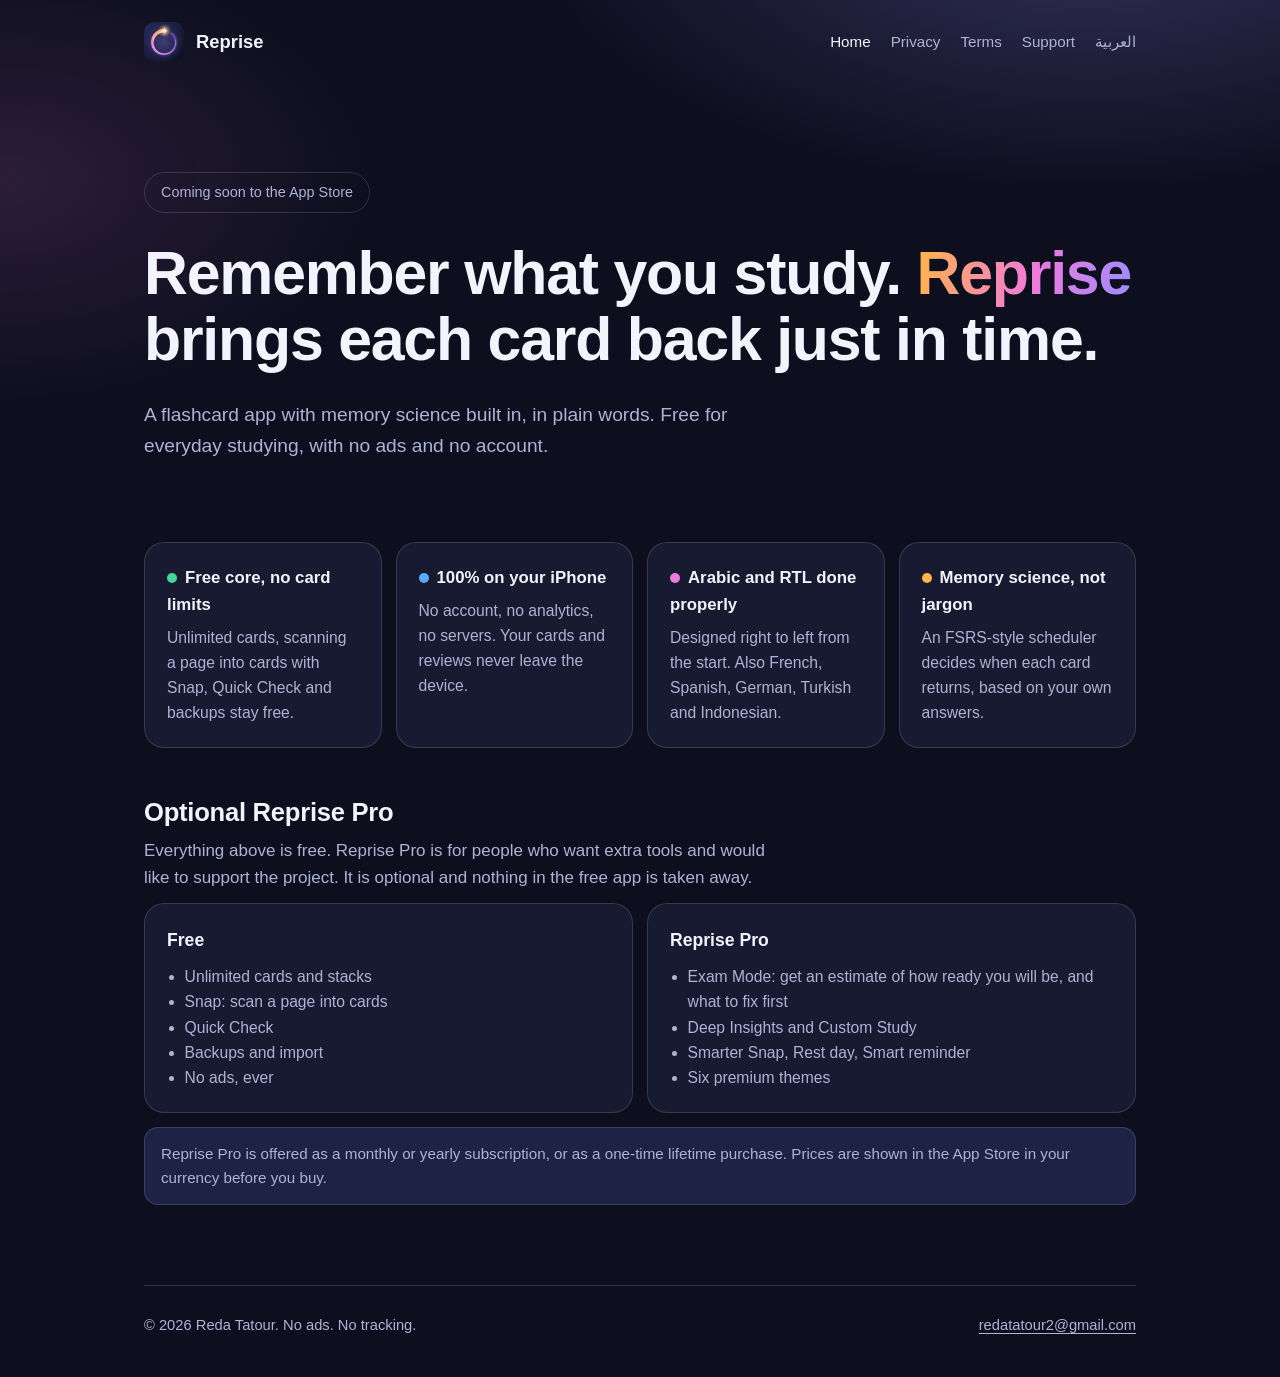
<file: index.html>
<!doctype html>
<html lang="en" dir="ltr">
<head>
<meta charset="utf-8">
<meta name="viewport" content="width=device-width, initial-scale=1">
<title>Reprise: Study that remembers for you.</title>
<meta name="description" content="Reprise is a free flashcard app that schedules each card at the moment you would forget it. No account, no ads, nothing leaves your iPhone.">
<meta name="color-scheme" content="dark">
<link rel="canonical" href="https://redatatour2-oss.github.io/reprise-app/index.html">
<link rel="alternate" hreflang="en" href="https://redatatour2-oss.github.io/reprise-app/index.html">
<link rel="alternate" hreflang="ar" href="https://redatatour2-oss.github.io/reprise-app/ar/index.html">
<link rel="alternate" hreflang="x-default" href="https://redatatour2-oss.github.io/reprise-app/index.html">
<meta property="og:type" content="website">
<meta property="og:site_name" content="Reprise">
<meta property="og:title" content="Reprise: Study that remembers for you.">
<meta property="og:description" content="Reprise is a free flashcard app that schedules each card at the moment you would forget it. No account, no ads, nothing leaves your iPhone.">
<meta property="og:url" content="https://redatatour2-oss.github.io/reprise-app/index.html">
<meta property="og:image" content="https://redatatour2-oss.github.io/reprise-app/icon.png">
<meta property="og:locale" content="en_US">
<meta name="twitter:card" content="summary">
<script type="application/ld+json">{"@context": "https://schema.org", "@type": "SoftwareApplication", "name": "Reprise", "description": "Reprise is a free flashcard app that schedules each card at the moment you would forget it. No account, no ads, nothing leaves your iPhone.", "operatingSystem": "iOS", "applicationCategory": "EducationalApplication", "offers": {"@type": "Offer", "price": "0", "priceCurrency": "USD"}, "author": {"@type": "Person", "name": "Reda Tatour"}, "url": "https://redatatour2-oss.github.io/reprise-app/"}</script>
<link rel="icon" href="icon.png">
<link rel="stylesheet" href="style.css">
</head>
<body>
<div class="wrap">
<header class="top">
<a class="brand" href="index.html"><img src="icon.png" alt="" width="40" height="40">Reprise</a>
<nav aria-label="Main"><a href="index.html" aria-current="page">Home</a><a href="privacy.html">Privacy</a><a href="terms.html">Terms</a><a href="support.html">Support</a><a href="ar/index.html" hreflang="ar">العربية</a></nav>
</header>
<main>
<div class="hero"><span class="pill">Coming soon to the App Store</span><h1>Remember what you study. <em>Reprise</em> brings each card back just in time.</h1><p class="lead">A flashcard app with memory science built in, in plain words. Free for everyday studying, with no ads and no account.</p></div>
<div class="grid"><div class="card"><h3><span class="dot" style="background:var(--jade)"></span>Free core, no card limits</h3><p>Unlimited cards, scanning a page into cards with Snap, Quick Check and backups stay free.</p></div><div class="card"><h3><span class="dot" style="background:var(--azure)"></span>100% on your iPhone</h3><p>No account, no analytics, no servers. Your cards and reviews never leave the device.</p></div><div class="card"><h3><span class="dot" style="background:var(--orchid)"></span>Arabic and RTL done properly</h3><p>Designed right to left from the start. Also French, Spanish, German, Turkish and Indonesian.</p></div><div class="card"><h3><span class="dot" style="background:var(--saffron)"></span>Memory science, not jargon</h3><p>An FSRS-style scheduler decides when each card returns, based on your own answers.</p></div></div>
<section><h2>Optional Reprise Pro</h2><p class="sub">Everything above is free. Reprise Pro is for people who want extra tools and would like to support the project. It is optional and nothing in the free app is taken away.</p><div class="tiers"><div class="card tier"><div class="name">Free</div><ul><li>Unlimited cards and stacks</li><li>Snap: scan a page into cards</li><li>Quick Check</li><li>Backups and import</li><li>No ads, ever</li></ul></div><div class="card tier"><div class="name">Reprise Pro</div><ul><li>Exam Mode: get an estimate of how ready you will be, and what to fix first</li><li>Deep Insights and Custom Study</li><li>Smarter Snap, Rest day, Smart reminder</li><li>Six premium themes</li></ul></div></div><p class="note" style="margin-top:14px">Reprise Pro is offered as a monthly or yearly subscription, or as a one-time lifetime purchase. Prices are shown in the App Store in your currency before you buy.</p></section>
</main>
<footer><span>© 2026 Reda Tatour. No ads. No tracking.</span><span><a href="mailto:redatatour2@gmail.com">redatatour2@gmail.com</a></span></footer>
</div>
</body>
</html>
</file>
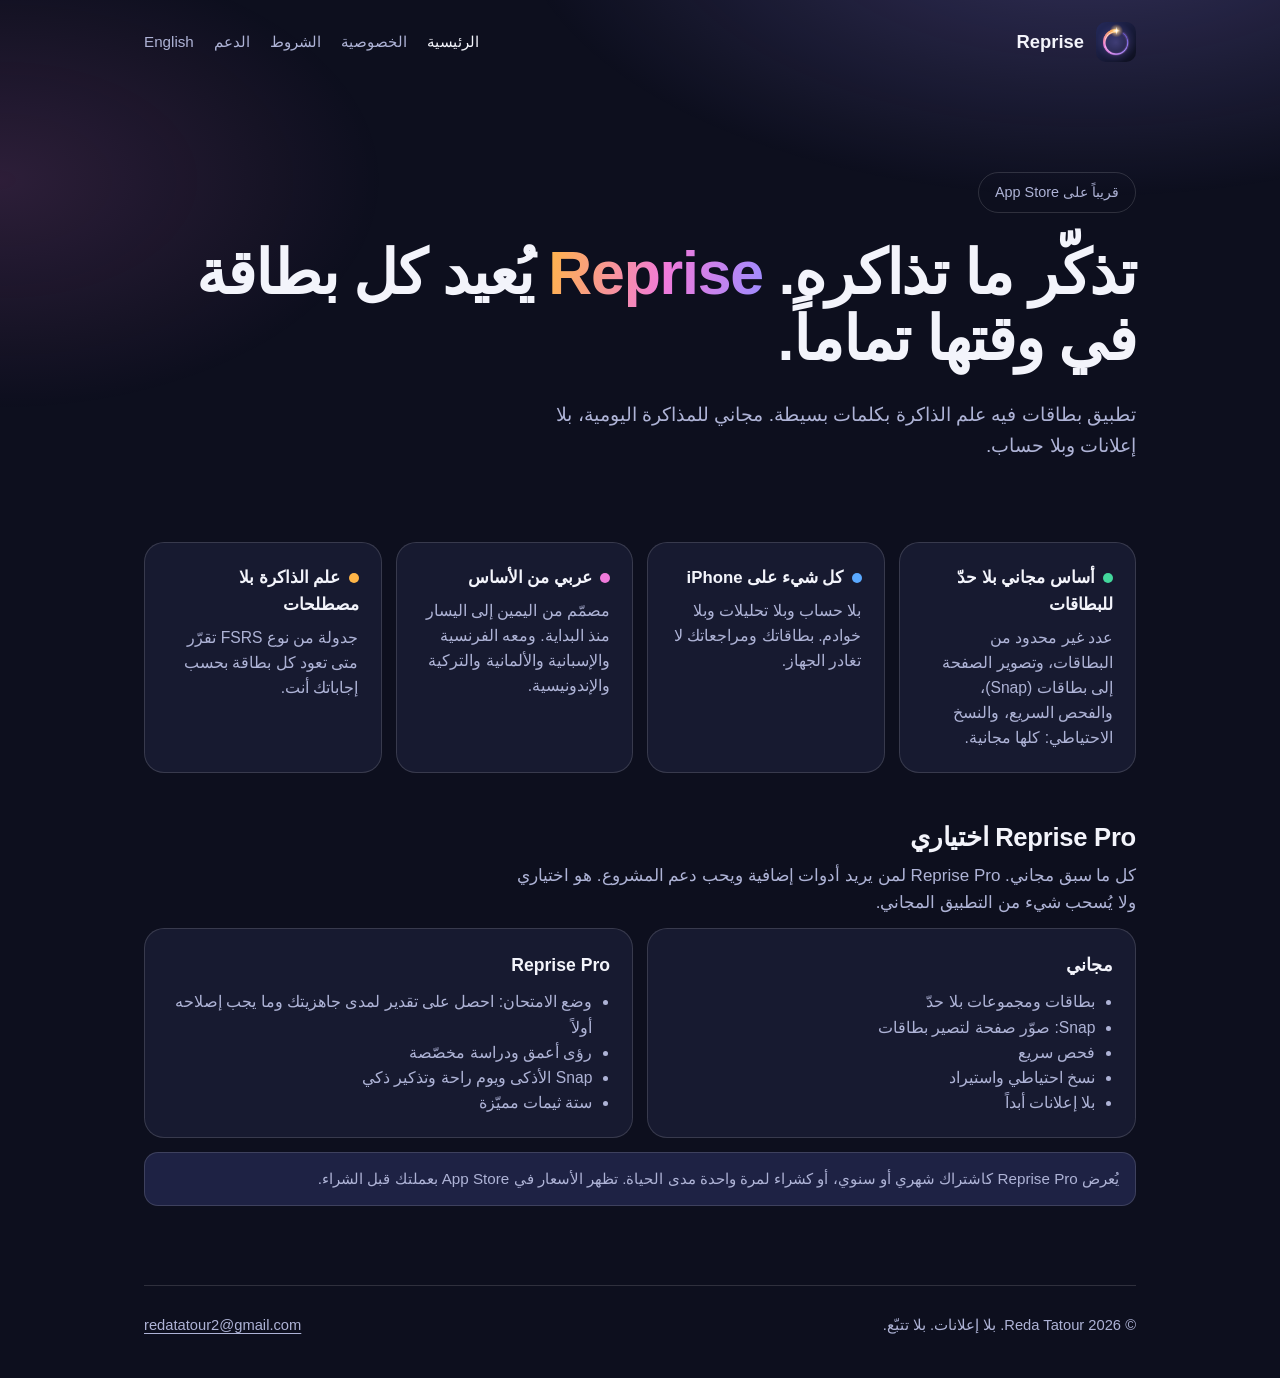
<file: ar/index.html>
<!doctype html>
<html lang="ar" dir="rtl">
<head>
<meta charset="utf-8">
<meta name="viewport" content="width=device-width, initial-scale=1">
<title>Reprise: مذاكرة تتذكّر عنك.</title>
<meta name="description" content="Reprise تطبيق بطاقات مجاني يعرض كل بطاقة في اللحظة التي كنت ستنساها فيها. بلا حساب وبلا إعلانات، ولا يغادر شيء جهازك.">
<meta name="color-scheme" content="dark">
<link rel="canonical" href="https://redatatour2-oss.github.io/reprise-app/ar/index.html">
<link rel="alternate" hreflang="en" href="https://redatatour2-oss.github.io/reprise-app/index.html">
<link rel="alternate" hreflang="ar" href="https://redatatour2-oss.github.io/reprise-app/ar/index.html">
<link rel="alternate" hreflang="x-default" href="https://redatatour2-oss.github.io/reprise-app/index.html">
<meta property="og:type" content="website">
<meta property="og:site_name" content="Reprise">
<meta property="og:title" content="Reprise: مذاكرة تتذكّر عنك.">
<meta property="og:description" content="Reprise تطبيق بطاقات مجاني يعرض كل بطاقة في اللحظة التي كنت ستنساها فيها. بلا حساب وبلا إعلانات، ولا يغادر شيء جهازك.">
<meta property="og:url" content="https://redatatour2-oss.github.io/reprise-app/ar/index.html">
<meta property="og:image" content="https://redatatour2-oss.github.io/reprise-app/icon.png">
<meta property="og:locale" content="ar_AR">
<meta name="twitter:card" content="summary">
<script type="application/ld+json">{"@context": "https://schema.org", "@type": "SoftwareApplication", "name": "Reprise", "description": "Reprise تطبيق بطاقات مجاني يعرض كل بطاقة في اللحظة التي كنت ستنساها فيها. بلا حساب وبلا إعلانات، ولا يغادر شيء جهازك.", "operatingSystem": "iOS", "applicationCategory": "EducationalApplication", "offers": {"@type": "Offer", "price": "0", "priceCurrency": "USD"}, "author": {"@type": "Person", "name": "Reda Tatour"}, "url": "https://redatatour2-oss.github.io/reprise-app/"}</script>
<link rel="icon" href="../icon.png">
<link rel="stylesheet" href="../style.css">
</head>
<body>
<div class="wrap">
<header class="top">
<a class="brand" href="index.html"><img src="../icon.png" alt="" width="40" height="40">Reprise</a>
<nav aria-label="Main"><a href="index.html" aria-current="page">الرئيسية</a><a href="privacy.html">الخصوصية</a><a href="terms.html">الشروط</a><a href="support.html">الدعم</a><a href="../index.html" hreflang="en">English</a></nav>
</header>
<main>
<div class="hero"><span class="pill">قريباً على App Store</span><h1>تذكّر ما تذاكره. <em>Reprise</em> يُعيد كل بطاقة في وقتها تماماً.</h1><p class="lead">تطبيق بطاقات فيه علم الذاكرة بكلمات بسيطة. مجاني للمذاكرة اليومية، بلا إعلانات وبلا حساب.</p></div>
<div class="grid"><div class="card"><h3><span class="dot" style="background:var(--jade)"></span>أساس مجاني بلا حدّ للبطاقات</h3><p>عدد غير محدود من البطاقات، وتصوير الصفحة إلى بطاقات (Snap)، والفحص السريع، والنسخ الاحتياطي: كلها مجانية.</p></div><div class="card"><h3><span class="dot" style="background:var(--azure)"></span>كل شيء على iPhone</h3><p>بلا حساب وبلا تحليلات وبلا خوادم. بطاقاتك ومراجعاتك لا تغادر الجهاز.</p></div><div class="card"><h3><span class="dot" style="background:var(--orchid)"></span>عربي من الأساس</h3><p>مصمّم من اليمين إلى اليسار منذ البداية. ومعه الفرنسية والإسبانية والألمانية والتركية والإندونيسية.</p></div><div class="card"><h3><span class="dot" style="background:var(--saffron)"></span>علم الذاكرة بلا مصطلحات</h3><p>جدولة من نوع FSRS تقرّر متى تعود كل بطاقة بحسب إجاباتك أنت.</p></div></div>
<section><h2>Reprise Pro اختياري</h2><p class="sub">كل ما سبق مجاني. Reprise Pro لمن يريد أدوات إضافية ويحب دعم المشروع. هو اختياري ولا يُسحب شيء من التطبيق المجاني.</p><div class="tiers"><div class="card tier"><div class="name">مجاني</div><ul><li>بطاقات ومجموعات بلا حدّ</li><li>Snap: صوّر صفحة لتصير بطاقات</li><li>فحص سريع</li><li>نسخ احتياطي واستيراد</li><li>بلا إعلانات أبداً</li></ul></div><div class="card tier"><div class="name">Reprise Pro</div><ul><li>وضع الامتحان: احصل على تقدير لمدى جاهزيتك وما يجب إصلاحه أولاً</li><li>رؤى أعمق ودراسة مخصّصة</li><li>Snap الأذكى ويوم راحة وتذكير ذكي</li><li>ستة ثيمات مميّزة</li></ul></div></div><p class="note" style="margin-top:14px">يُعرض Reprise Pro كاشتراك شهري أو سنوي، أو كشراء لمرة واحدة مدى الحياة. تظهر الأسعار في App Store بعملتك قبل الشراء.</p></section>
</main>
<footer><span>© 2026 Reda Tatour. بلا إعلانات. بلا تتبّع.</span><span><a href="mailto:redatatour2@gmail.com">redatatour2@gmail.com</a></span></footer>
</div>
</body>
</html>
</file>
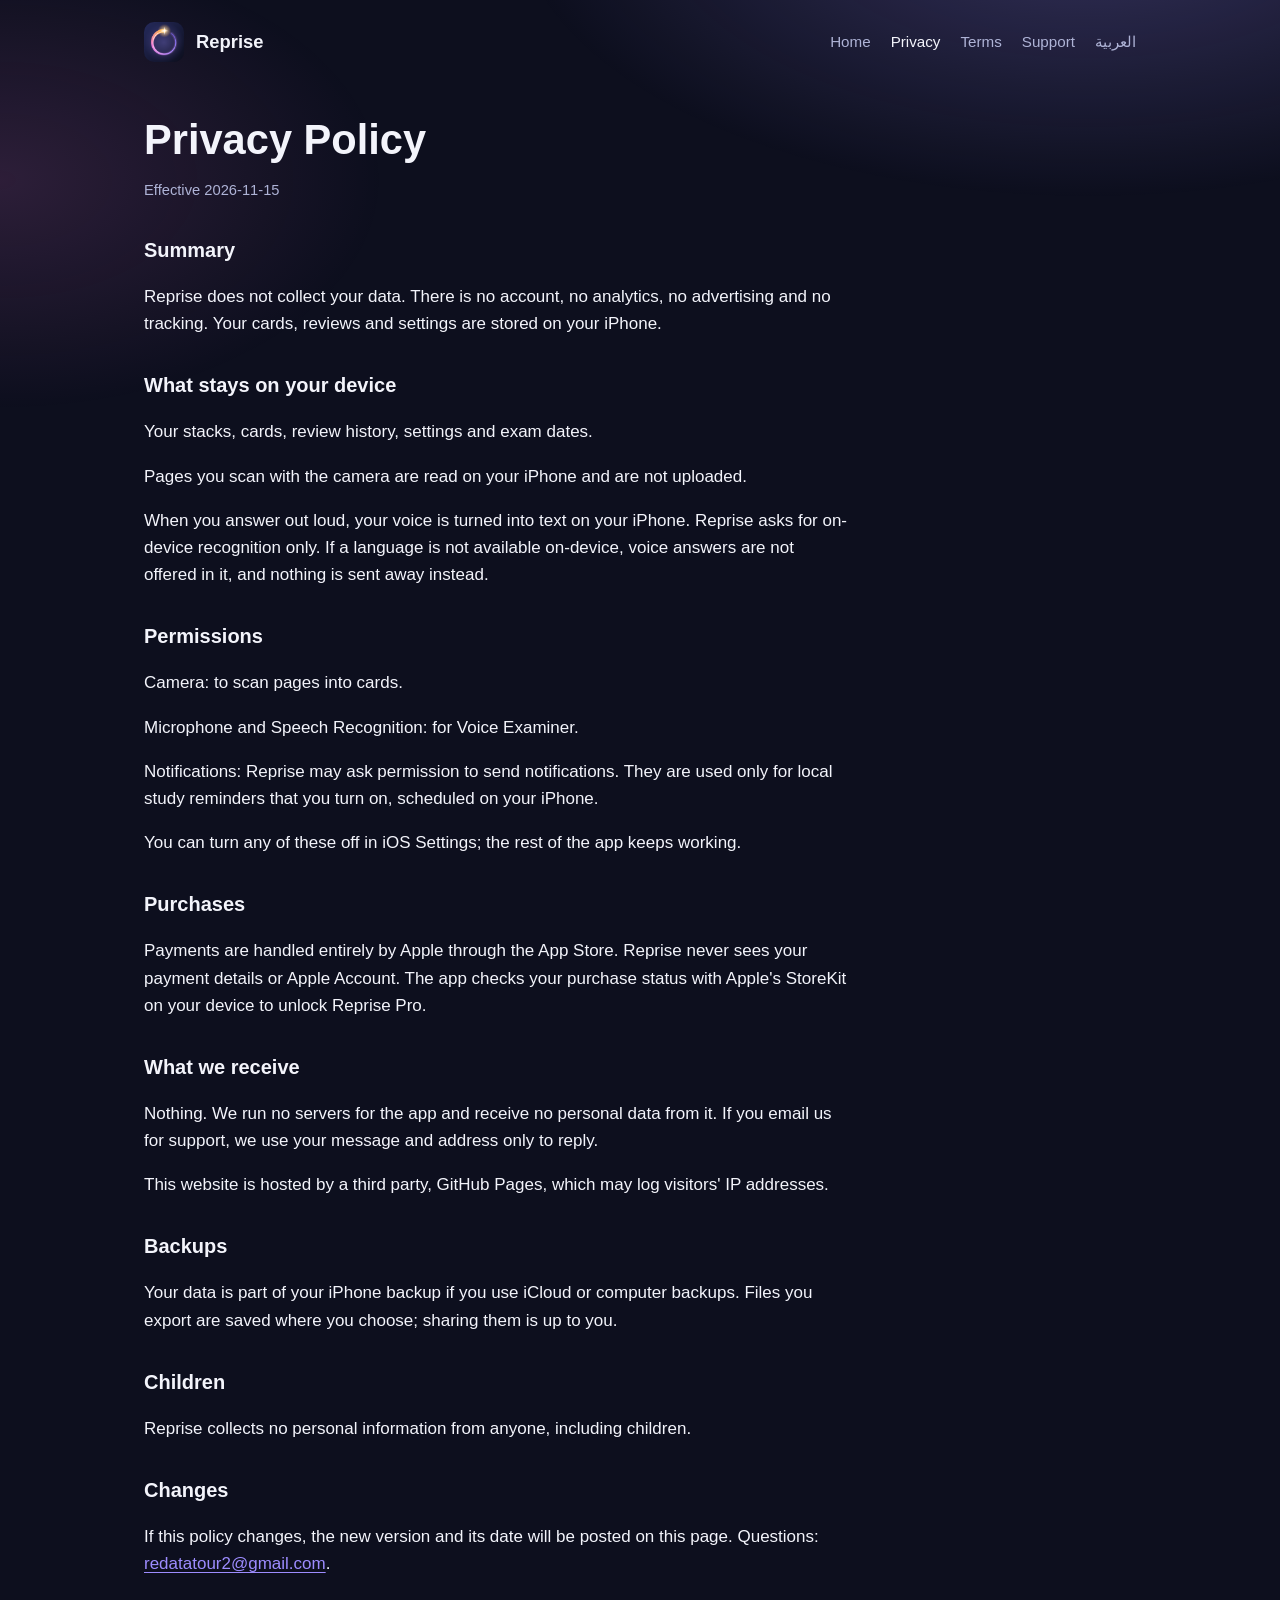
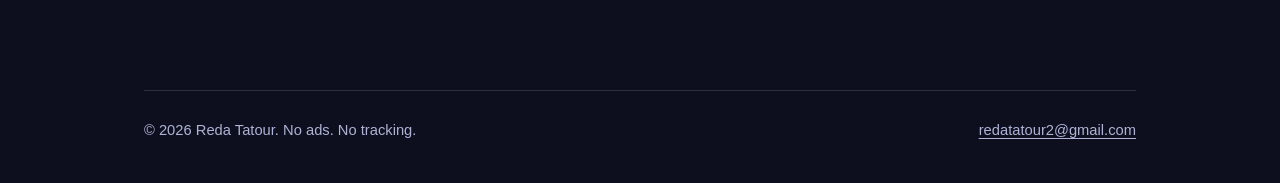
<file: privacy.html>
<!doctype html>
<html lang="en" dir="ltr">
<head>
<meta charset="utf-8">
<meta name="viewport" content="width=device-width, initial-scale=1">
<title>Privacy Policy · Reprise</title>
<meta name="description" content="Privacy Policy">
<meta name="color-scheme" content="dark">
<link rel="canonical" href="https://redatatour2-oss.github.io/reprise-app/privacy.html">
<link rel="alternate" hreflang="en" href="https://redatatour2-oss.github.io/reprise-app/privacy.html">
<link rel="alternate" hreflang="ar" href="https://redatatour2-oss.github.io/reprise-app/ar/privacy.html">
<link rel="alternate" hreflang="x-default" href="https://redatatour2-oss.github.io/reprise-app/privacy.html">
<meta property="og:type" content="website">
<meta property="og:site_name" content="Reprise">
<meta property="og:title" content="Privacy Policy · Reprise">
<meta property="og:description" content="Privacy Policy">
<meta property="og:url" content="https://redatatour2-oss.github.io/reprise-app/privacy.html">
<meta property="og:image" content="https://redatatour2-oss.github.io/reprise-app/icon.png">
<meta property="og:locale" content="en_US">
<meta name="twitter:card" content="summary">
<link rel="icon" href="icon.png">
<link rel="stylesheet" href="style.css">
</head>
<body>
<div class="wrap">
<header class="top">
<a class="brand" href="index.html"><img src="icon.png" alt="" width="40" height="40">Reprise</a>
<nav aria-label="Main"><a href="index.html">Home</a><a href="privacy.html" aria-current="page">Privacy</a><a href="terms.html">Terms</a><a href="support.html">Support</a><a href="ar/privacy.html" hreflang="ar">العربية</a></nav>
</header>
<main class="doc"><h1>Privacy Policy</h1><p class="meta">Effective 2026-11-15</p><h2>Summary</h2><p>Reprise does not collect your data. There is no account, no analytics, no advertising and no tracking. Your cards, reviews and settings are stored on your iPhone.</p><h2>What stays on your device</h2><p>Your stacks, cards, review history, settings and exam dates.</p><p>Pages you scan with the camera are read on your iPhone and are not uploaded.</p><p>When you answer out loud, your voice is turned into text on your iPhone. Reprise asks for on-device recognition only. If a language is not available on-device, voice answers are not offered in it, and nothing is sent away instead.</p><h2>Permissions</h2><p>Camera: to scan pages into cards.</p><p>Microphone and Speech Recognition: for Voice Examiner.</p><p>Notifications: Reprise may ask permission to send notifications. They are used only for local study reminders that you turn on, scheduled on your iPhone.</p><p>You can turn any of these off in iOS Settings; the rest of the app keeps working.</p><h2>Purchases</h2><p>Payments are handled entirely by Apple through the App Store. Reprise never sees your payment details or Apple Account. The app checks your purchase status with Apple's StoreKit on your device to unlock Reprise Pro.</p><h2>What we receive</h2><p>Nothing. We run no servers for the app and receive no personal data from it. If you email us for support, we use your message and address only to reply.</p><p>This website is hosted by a third party, GitHub Pages, which may log visitors' IP addresses.</p><h2>Backups</h2><p>Your data is part of your iPhone backup if you use iCloud or computer backups. Files you export are saved where you choose; sharing them is up to you.</p><h2>Children</h2><p>Reprise collects no personal information from anyone, including children.</p><h2>Changes</h2><p>If this policy changes, the new version and its date will be posted on this page. Questions: <a href="mailto:redatatour2@gmail.com">redatatour2@gmail.com</a>.</p></main>
<footer><span>© 2026 Reda Tatour. No ads. No tracking.</span><span><a href="mailto:redatatour2@gmail.com">redatatour2@gmail.com</a></span></footer>
</div>
</body>
</html>
</file>
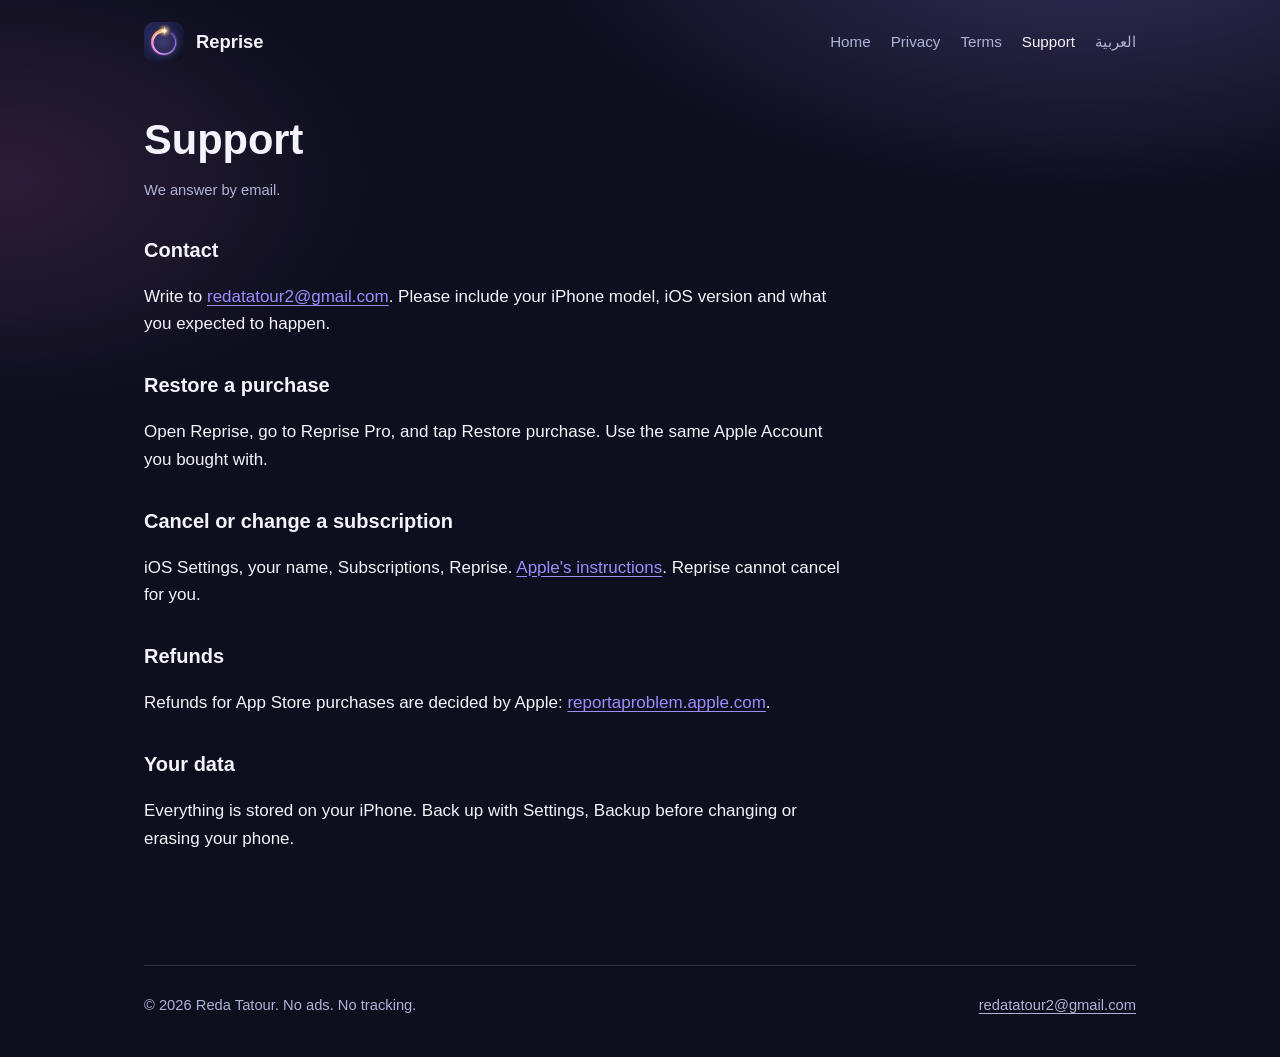
<file: support.html>
<!doctype html>
<html lang="en" dir="ltr">
<head>
<meta charset="utf-8">
<meta name="viewport" content="width=device-width, initial-scale=1">
<title>Support · Reprise</title>
<meta name="description" content="Support">
<meta name="color-scheme" content="dark">
<link rel="canonical" href="https://redatatour2-oss.github.io/reprise-app/support.html">
<link rel="alternate" hreflang="en" href="https://redatatour2-oss.github.io/reprise-app/support.html">
<link rel="alternate" hreflang="ar" href="https://redatatour2-oss.github.io/reprise-app/ar/support.html">
<link rel="alternate" hreflang="x-default" href="https://redatatour2-oss.github.io/reprise-app/support.html">
<meta property="og:type" content="website">
<meta property="og:site_name" content="Reprise">
<meta property="og:title" content="Support · Reprise">
<meta property="og:description" content="Support">
<meta property="og:url" content="https://redatatour2-oss.github.io/reprise-app/support.html">
<meta property="og:image" content="https://redatatour2-oss.github.io/reprise-app/icon.png">
<meta property="og:locale" content="en_US">
<meta name="twitter:card" content="summary">
<link rel="icon" href="icon.png">
<link rel="stylesheet" href="style.css">
</head>
<body>
<div class="wrap">
<header class="top">
<a class="brand" href="index.html"><img src="icon.png" alt="" width="40" height="40">Reprise</a>
<nav aria-label="Main"><a href="index.html">Home</a><a href="privacy.html">Privacy</a><a href="terms.html">Terms</a><a href="support.html" aria-current="page">Support</a><a href="ar/support.html" hreflang="ar">العربية</a></nav>
</header>
<main class="doc"><h1>Support</h1><p class="meta">We answer by email.</p><h2>Contact</h2><p>Write to <a href="mailto:redatatour2@gmail.com">redatatour2@gmail.com</a>. Please include your iPhone model, iOS version and what you expected to happen.</p><h2>Restore a purchase</h2><p>Open Reprise, go to Reprise Pro, and tap Restore purchase. Use the same Apple Account you bought with.</p><h2>Cancel or change a subscription</h2><p>iOS Settings, your name, Subscriptions, Reprise. <a href="https://support.apple.com/en-us/118428">Apple's instructions</a>. Reprise cannot cancel for you.</p><h2>Refunds</h2><p>Refunds for App Store purchases are decided by Apple: <a href="https://reportaproblem.apple.com">reportaproblem.apple.com</a>.</p><h2>Your data</h2><p>Everything is stored on your iPhone. Back up with Settings, Backup before changing or erasing your phone.</p></main>
<footer><span>© 2026 Reda Tatour. No ads. No tracking.</span><span><a href="mailto:redatatour2@gmail.com">redatatour2@gmail.com</a></span></footer>
</div>
</body>
</html>
</file>
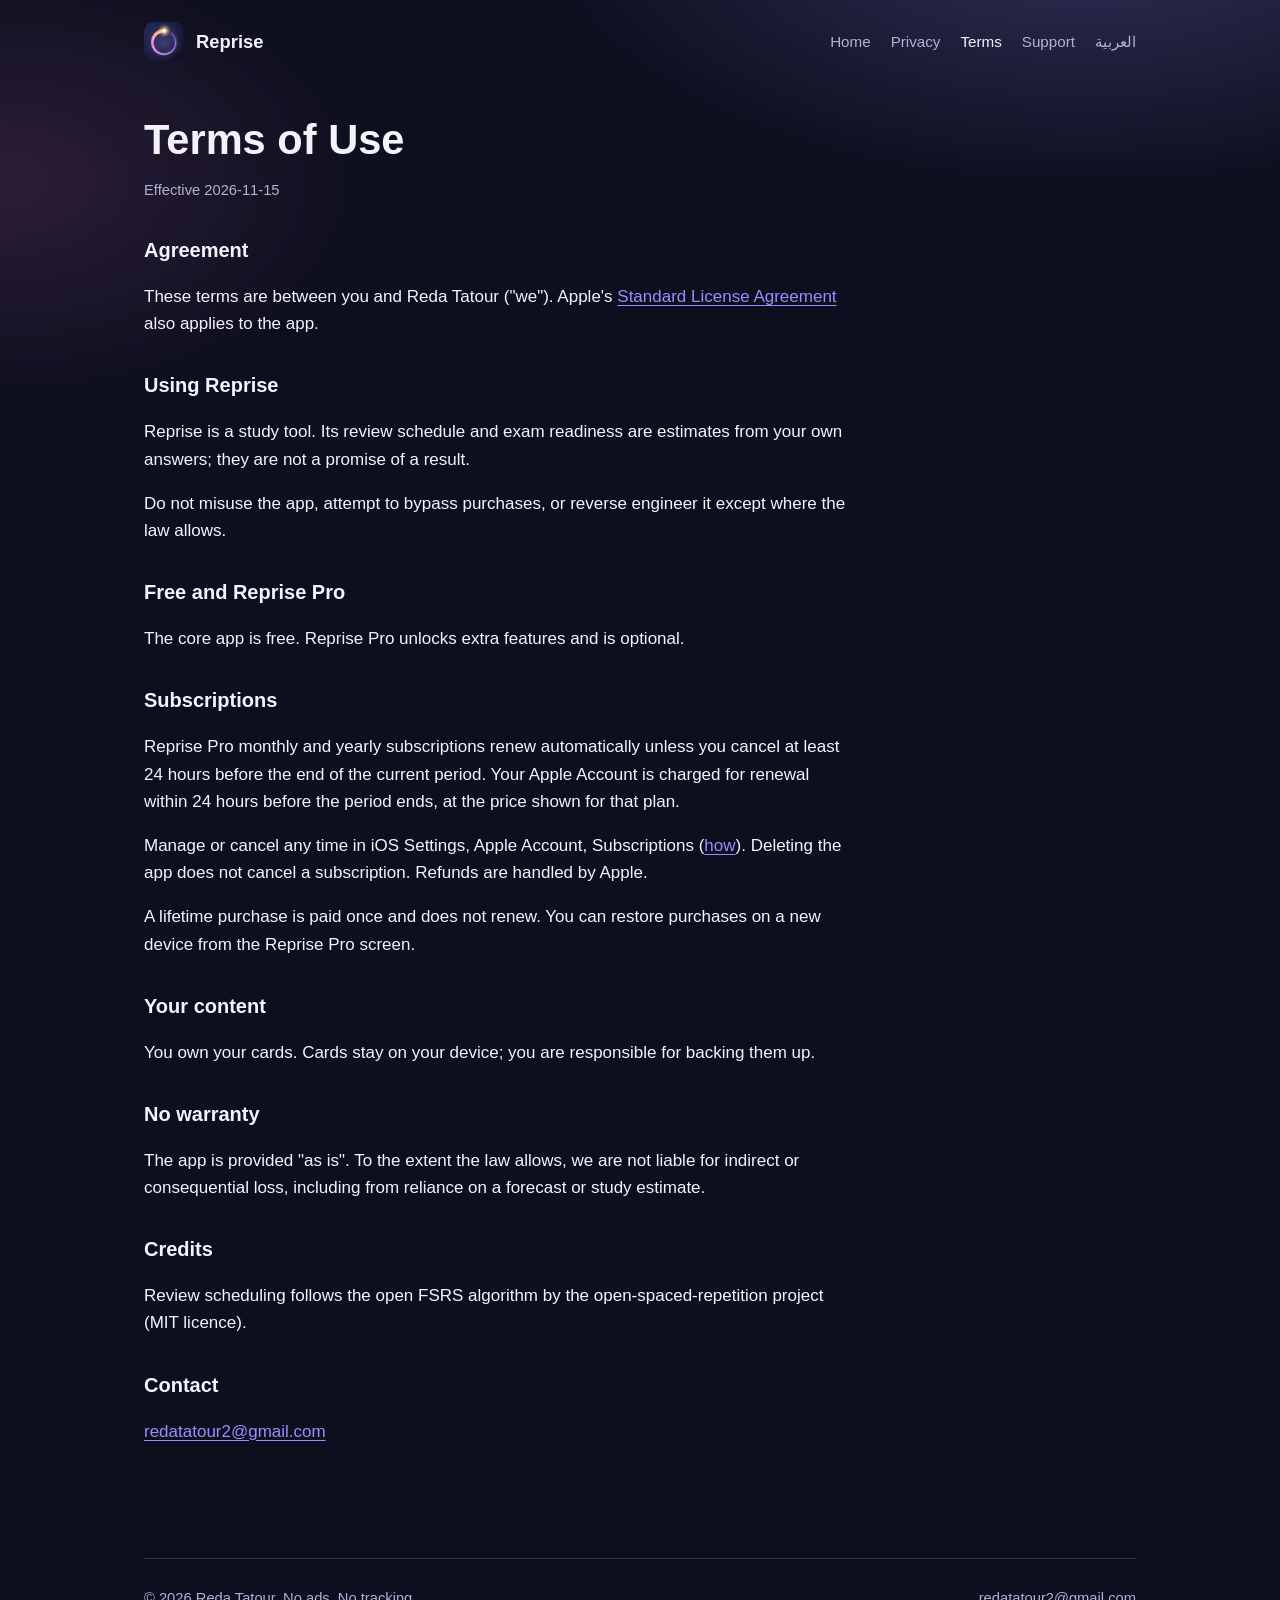
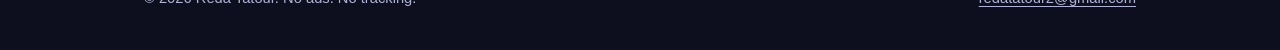
<file: terms.html>
<!doctype html>
<html lang="en" dir="ltr">
<head>
<meta charset="utf-8">
<meta name="viewport" content="width=device-width, initial-scale=1">
<title>Terms of Use · Reprise</title>
<meta name="description" content="Terms of Use">
<meta name="color-scheme" content="dark">
<link rel="canonical" href="https://redatatour2-oss.github.io/reprise-app/terms.html">
<link rel="alternate" hreflang="en" href="https://redatatour2-oss.github.io/reprise-app/terms.html">
<link rel="alternate" hreflang="ar" href="https://redatatour2-oss.github.io/reprise-app/ar/terms.html">
<link rel="alternate" hreflang="x-default" href="https://redatatour2-oss.github.io/reprise-app/terms.html">
<meta property="og:type" content="website">
<meta property="og:site_name" content="Reprise">
<meta property="og:title" content="Terms of Use · Reprise">
<meta property="og:description" content="Terms of Use">
<meta property="og:url" content="https://redatatour2-oss.github.io/reprise-app/terms.html">
<meta property="og:image" content="https://redatatour2-oss.github.io/reprise-app/icon.png">
<meta property="og:locale" content="en_US">
<meta name="twitter:card" content="summary">
<link rel="icon" href="icon.png">
<link rel="stylesheet" href="style.css">
</head>
<body>
<div class="wrap">
<header class="top">
<a class="brand" href="index.html"><img src="icon.png" alt="" width="40" height="40">Reprise</a>
<nav aria-label="Main"><a href="index.html">Home</a><a href="privacy.html">Privacy</a><a href="terms.html" aria-current="page">Terms</a><a href="support.html">Support</a><a href="ar/terms.html" hreflang="ar">العربية</a></nav>
</header>
<main class="doc"><h1>Terms of Use</h1><p class="meta">Effective 2026-11-15</p><h2>Agreement</h2><p>These terms are between you and Reda Tatour ("we"). Apple's <a href="https://www.apple.com/legal/internet-services/itunes/dev/stdeula/">Standard License Agreement</a> also applies to the app.</p><h2>Using Reprise</h2><p>Reprise is a study tool. Its review schedule and exam readiness are estimates from your own answers; they are not a promise of a result.</p><p>Do not misuse the app, attempt to bypass purchases, or reverse engineer it except where the law allows.</p><h2>Free and Reprise Pro</h2><p>The core app is free. Reprise Pro unlocks extra features and is optional.</p><h2>Subscriptions</h2><p>Reprise Pro monthly and yearly subscriptions renew automatically unless you cancel at least 24 hours before the end of the current period. Your Apple Account is charged for renewal within 24 hours before the period ends, at the price shown for that plan.</p><p>Manage or cancel any time in iOS Settings, Apple Account, Subscriptions (<a href="https://support.apple.com/en-us/118428">how</a>). Deleting the app does not cancel a subscription. Refunds are handled by Apple.</p><p>A lifetime purchase is paid once and does not renew. You can restore purchases on a new device from the Reprise Pro screen.</p><h2>Your content</h2><p>You own your cards. Cards stay on your device; you are responsible for backing them up.</p><h2>No warranty</h2><p>The app is provided "as is". To the extent the law allows, we are not liable for indirect or consequential loss, including from reliance on a forecast or study estimate.</p><h2>Credits</h2><p>Review scheduling follows the open FSRS algorithm by the open-spaced-repetition project (MIT licence).</p><h2>Contact</h2><p><a href="mailto:redatatour2@gmail.com">redatatour2@gmail.com</a></p></main>
<footer><span>© 2026 Reda Tatour. No ads. No tracking.</span><span><a href="mailto:redatatour2@gmail.com">redatatour2@gmail.com</a></span></footer>
</div>
</body>
</html>
</file>
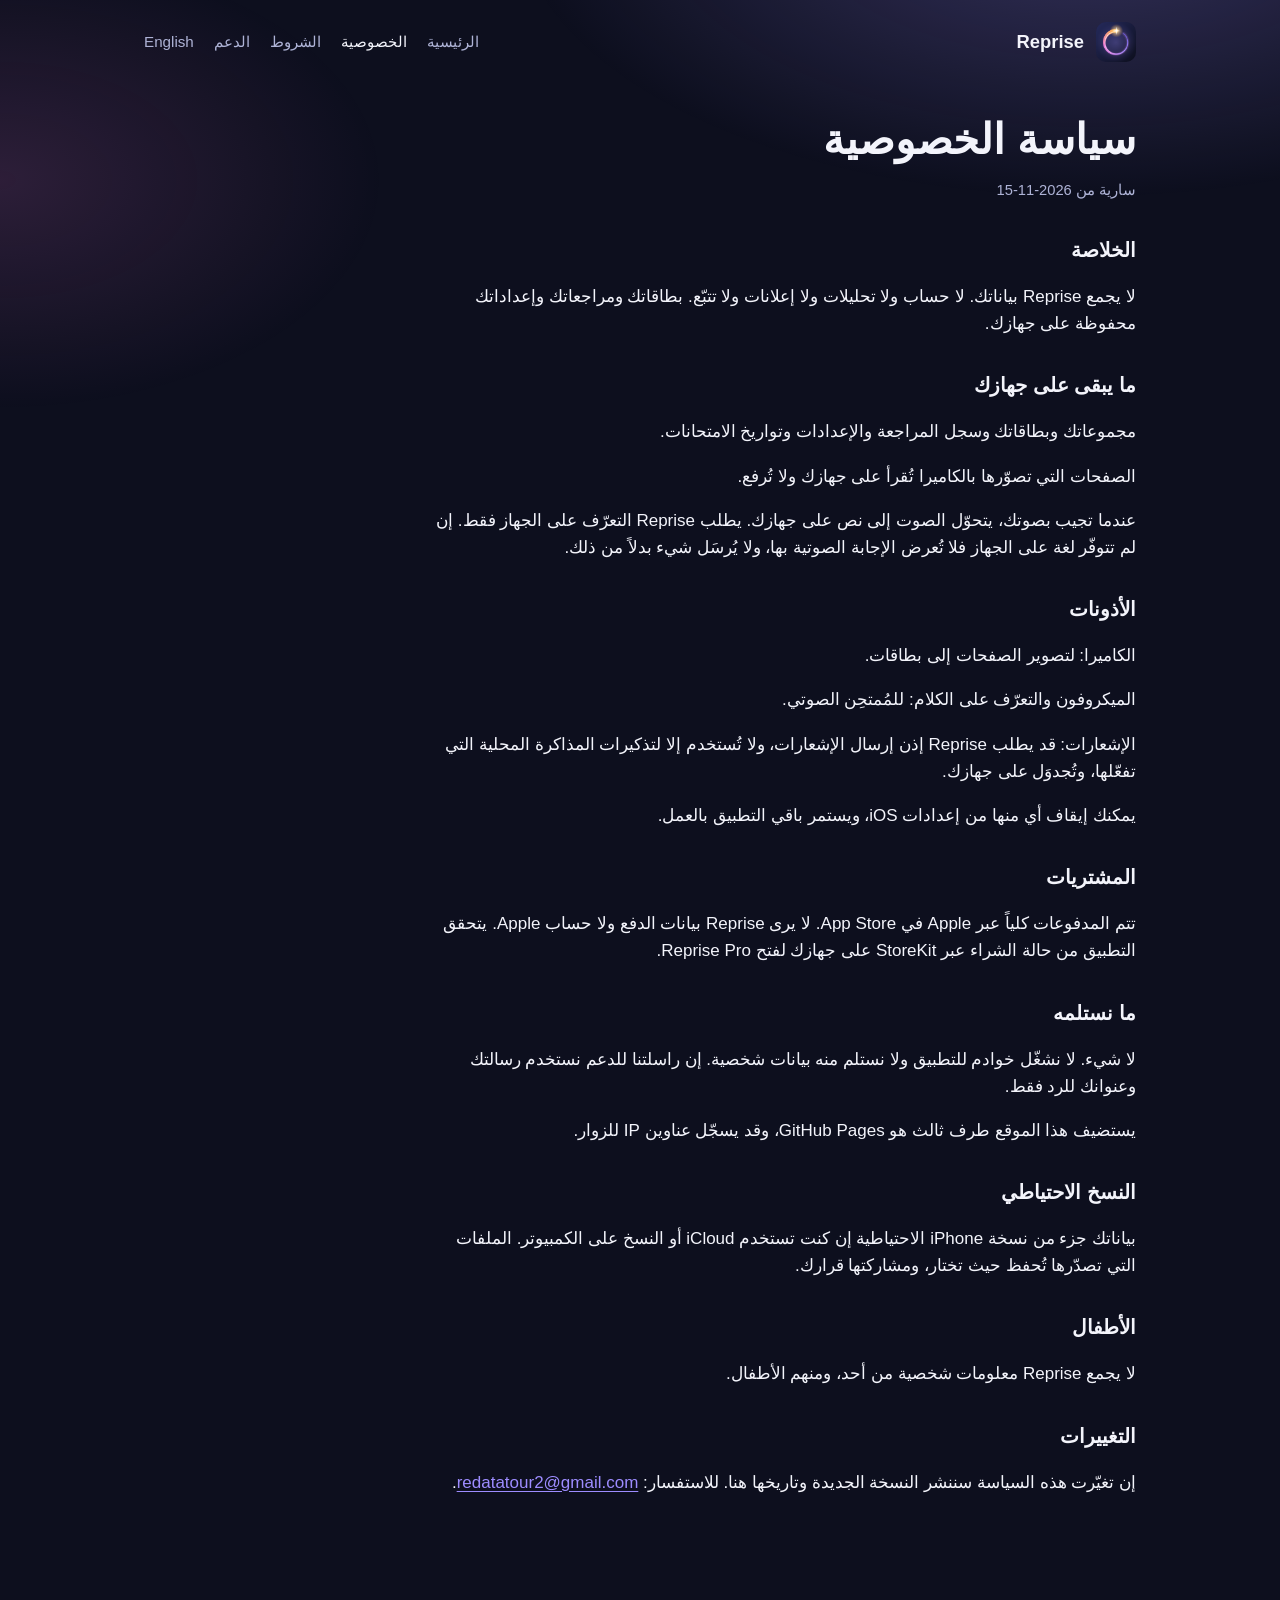
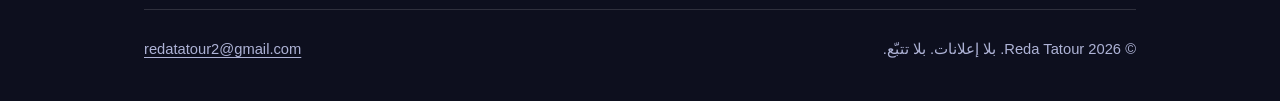
<file: ar/privacy.html>
<!doctype html>
<html lang="ar" dir="rtl">
<head>
<meta charset="utf-8">
<meta name="viewport" content="width=device-width, initial-scale=1">
<title>سياسة الخصوصية · Reprise</title>
<meta name="description" content="سياسة الخصوصية">
<meta name="color-scheme" content="dark">
<link rel="canonical" href="https://redatatour2-oss.github.io/reprise-app/ar/privacy.html">
<link rel="alternate" hreflang="en" href="https://redatatour2-oss.github.io/reprise-app/privacy.html">
<link rel="alternate" hreflang="ar" href="https://redatatour2-oss.github.io/reprise-app/ar/privacy.html">
<link rel="alternate" hreflang="x-default" href="https://redatatour2-oss.github.io/reprise-app/privacy.html">
<meta property="og:type" content="website">
<meta property="og:site_name" content="Reprise">
<meta property="og:title" content="سياسة الخصوصية · Reprise">
<meta property="og:description" content="سياسة الخصوصية">
<meta property="og:url" content="https://redatatour2-oss.github.io/reprise-app/ar/privacy.html">
<meta property="og:image" content="https://redatatour2-oss.github.io/reprise-app/icon.png">
<meta property="og:locale" content="ar_AR">
<meta name="twitter:card" content="summary">
<link rel="icon" href="../icon.png">
<link rel="stylesheet" href="../style.css">
</head>
<body>
<div class="wrap">
<header class="top">
<a class="brand" href="index.html"><img src="../icon.png" alt="" width="40" height="40">Reprise</a>
<nav aria-label="Main"><a href="index.html">الرئيسية</a><a href="privacy.html" aria-current="page">الخصوصية</a><a href="terms.html">الشروط</a><a href="support.html">الدعم</a><a href="../privacy.html" hreflang="en">English</a></nav>
</header>
<main class="doc"><h1>سياسة الخصوصية</h1><p class="meta">سارية من 2026-11-15</p><h2>الخلاصة</h2><p>لا يجمع Reprise بياناتك. لا حساب ولا تحليلات ولا إعلانات ولا تتبّع. بطاقاتك ومراجعاتك وإعداداتك محفوظة على جهازك.</p><h2>ما يبقى على جهازك</h2><p>مجموعاتك وبطاقاتك وسجل المراجعة والإعدادات وتواريخ الامتحانات.</p><p>الصفحات التي تصوّرها بالكاميرا تُقرأ على جهازك ولا تُرفع.</p><p>عندما تجيب بصوتك، يتحوّل الصوت إلى نص على جهازك. يطلب Reprise التعرّف على الجهاز فقط. إن لم تتوفّر لغة على الجهاز فلا تُعرض الإجابة الصوتية بها، ولا يُرسَل شيء بدلاً من ذلك.</p><h2>الأذونات</h2><p>الكاميرا: لتصوير الصفحات إلى بطاقات.</p><p>الميكروفون والتعرّف على الكلام: للمُمتحِن الصوتي.</p><p>الإشعارات: قد يطلب Reprise إذن إرسال الإشعارات، ولا تُستخدم إلا لتذكيرات المذاكرة المحلية التي تفعّلها، وتُجدوَل على جهازك.</p><p>يمكنك إيقاف أي منها من إعدادات iOS، ويستمر باقي التطبيق بالعمل.</p><h2>المشتريات</h2><p>تتم المدفوعات كلياً عبر Apple في App Store. لا يرى Reprise بيانات الدفع ولا حساب Apple. يتحقق التطبيق من حالة الشراء عبر StoreKit على جهازك لفتح Reprise Pro.</p><h2>ما نستلمه</h2><p>لا شيء. لا نشغّل خوادم للتطبيق ولا نستلم منه بيانات شخصية. إن راسلتنا للدعم نستخدم رسالتك وعنوانك للرد فقط.</p><p>يستضيف هذا الموقع طرف ثالث هو GitHub Pages، وقد يسجّل عناوين IP للزوار.</p><h2>النسخ الاحتياطي</h2><p>بياناتك جزء من نسخة iPhone الاحتياطية إن كنت تستخدم iCloud أو النسخ على الكمبيوتر. الملفات التي تصدّرها تُحفظ حيث تختار، ومشاركتها قرارك.</p><h2>الأطفال</h2><p>لا يجمع Reprise معلومات شخصية من أحد، ومنهم الأطفال.</p><h2>التغييرات</h2><p>إن تغيّرت هذه السياسة سننشر النسخة الجديدة وتاريخها هنا. للاستفسار: <a href="mailto:redatatour2@gmail.com">redatatour2@gmail.com</a>.</p></main>
<footer><span>© 2026 Reda Tatour. بلا إعلانات. بلا تتبّع.</span><span><a href="mailto:redatatour2@gmail.com">redatatour2@gmail.com</a></span></footer>
</div>
</body>
</html>
</file>
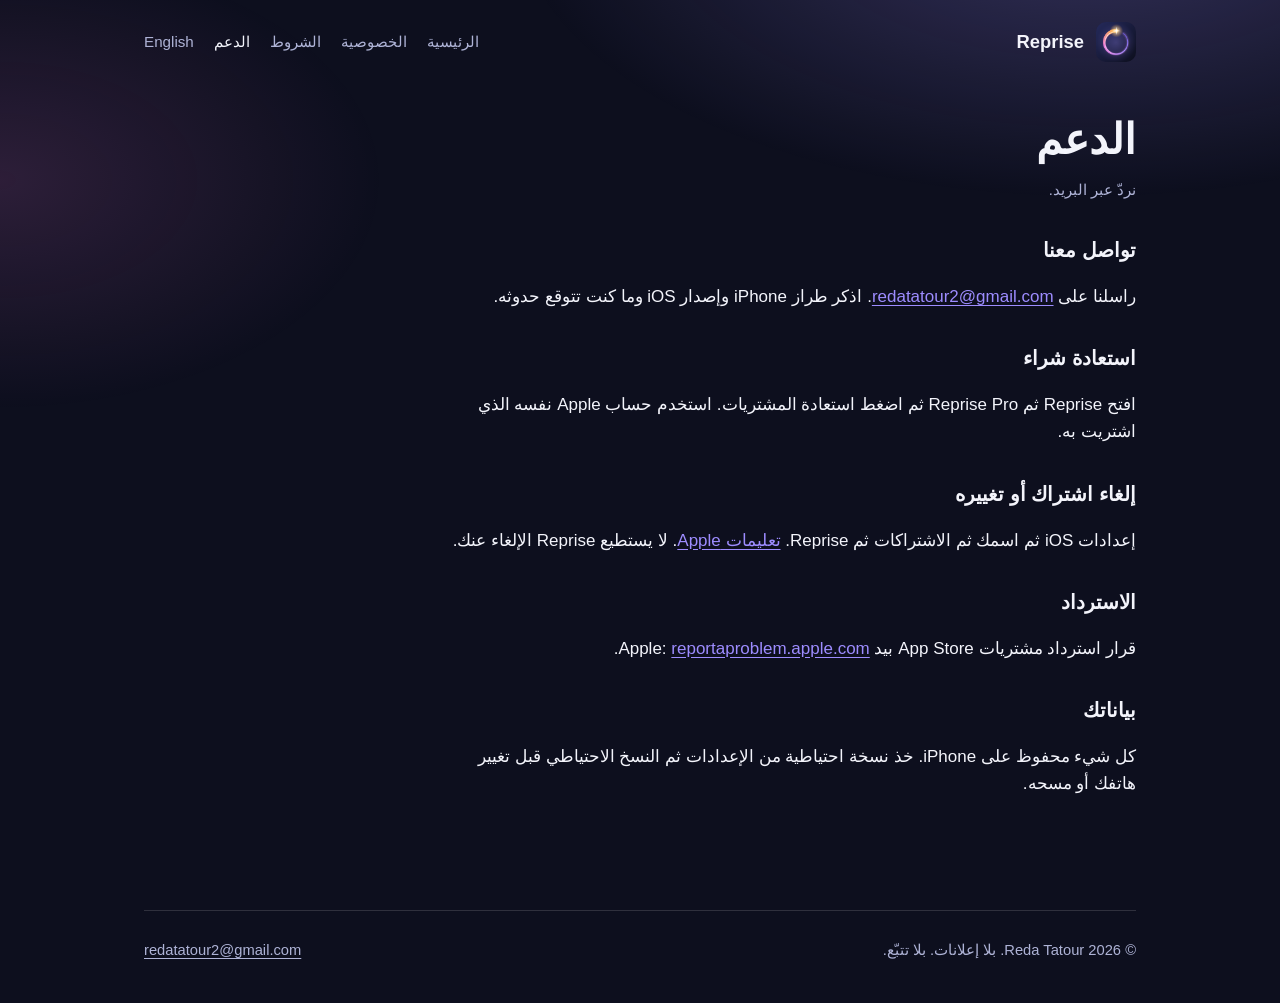
<file: ar/support.html>
<!doctype html>
<html lang="ar" dir="rtl">
<head>
<meta charset="utf-8">
<meta name="viewport" content="width=device-width, initial-scale=1">
<title>الدعم · Reprise</title>
<meta name="description" content="الدعم">
<meta name="color-scheme" content="dark">
<link rel="canonical" href="https://redatatour2-oss.github.io/reprise-app/ar/support.html">
<link rel="alternate" hreflang="en" href="https://redatatour2-oss.github.io/reprise-app/support.html">
<link rel="alternate" hreflang="ar" href="https://redatatour2-oss.github.io/reprise-app/ar/support.html">
<link rel="alternate" hreflang="x-default" href="https://redatatour2-oss.github.io/reprise-app/support.html">
<meta property="og:type" content="website">
<meta property="og:site_name" content="Reprise">
<meta property="og:title" content="الدعم · Reprise">
<meta property="og:description" content="الدعم">
<meta property="og:url" content="https://redatatour2-oss.github.io/reprise-app/ar/support.html">
<meta property="og:image" content="https://redatatour2-oss.github.io/reprise-app/icon.png">
<meta property="og:locale" content="ar_AR">
<meta name="twitter:card" content="summary">
<link rel="icon" href="../icon.png">
<link rel="stylesheet" href="../style.css">
</head>
<body>
<div class="wrap">
<header class="top">
<a class="brand" href="index.html"><img src="../icon.png" alt="" width="40" height="40">Reprise</a>
<nav aria-label="Main"><a href="index.html">الرئيسية</a><a href="privacy.html">الخصوصية</a><a href="terms.html">الشروط</a><a href="support.html" aria-current="page">الدعم</a><a href="../support.html" hreflang="en">English</a></nav>
</header>
<main class="doc"><h1>الدعم</h1><p class="meta">نردّ عبر البريد.</p><h2>تواصل معنا</h2><p>راسلنا على <a href="mailto:redatatour2@gmail.com">redatatour2@gmail.com</a>. اذكر طراز iPhone وإصدار iOS وما كنت تتوقع حدوثه.</p><h2>استعادة شراء</h2><p>افتح Reprise ثم Reprise Pro ثم اضغط استعادة المشتريات. استخدم حساب Apple نفسه الذي اشتريت به.</p><h2>إلغاء اشتراك أو تغييره</h2><p>إعدادات iOS ثم اسمك ثم الاشتراكات ثم Reprise. <a href="https://support.apple.com/en-us/118428">تعليمات Apple</a>. لا يستطيع Reprise الإلغاء عنك.</p><h2>الاسترداد</h2><p>قرار استرداد مشتريات App Store بيد Apple: <a href="https://reportaproblem.apple.com">reportaproblem.apple.com</a>.</p><h2>بياناتك</h2><p>كل شيء محفوظ على iPhone. خذ نسخة احتياطية من الإعدادات ثم النسخ الاحتياطي قبل تغيير هاتفك أو مسحه.</p></main>
<footer><span>© 2026 Reda Tatour. بلا إعلانات. بلا تتبّع.</span><span><a href="mailto:redatatour2@gmail.com">redatatour2@gmail.com</a></span></footer>
</div>
</body>
</html>
</file>
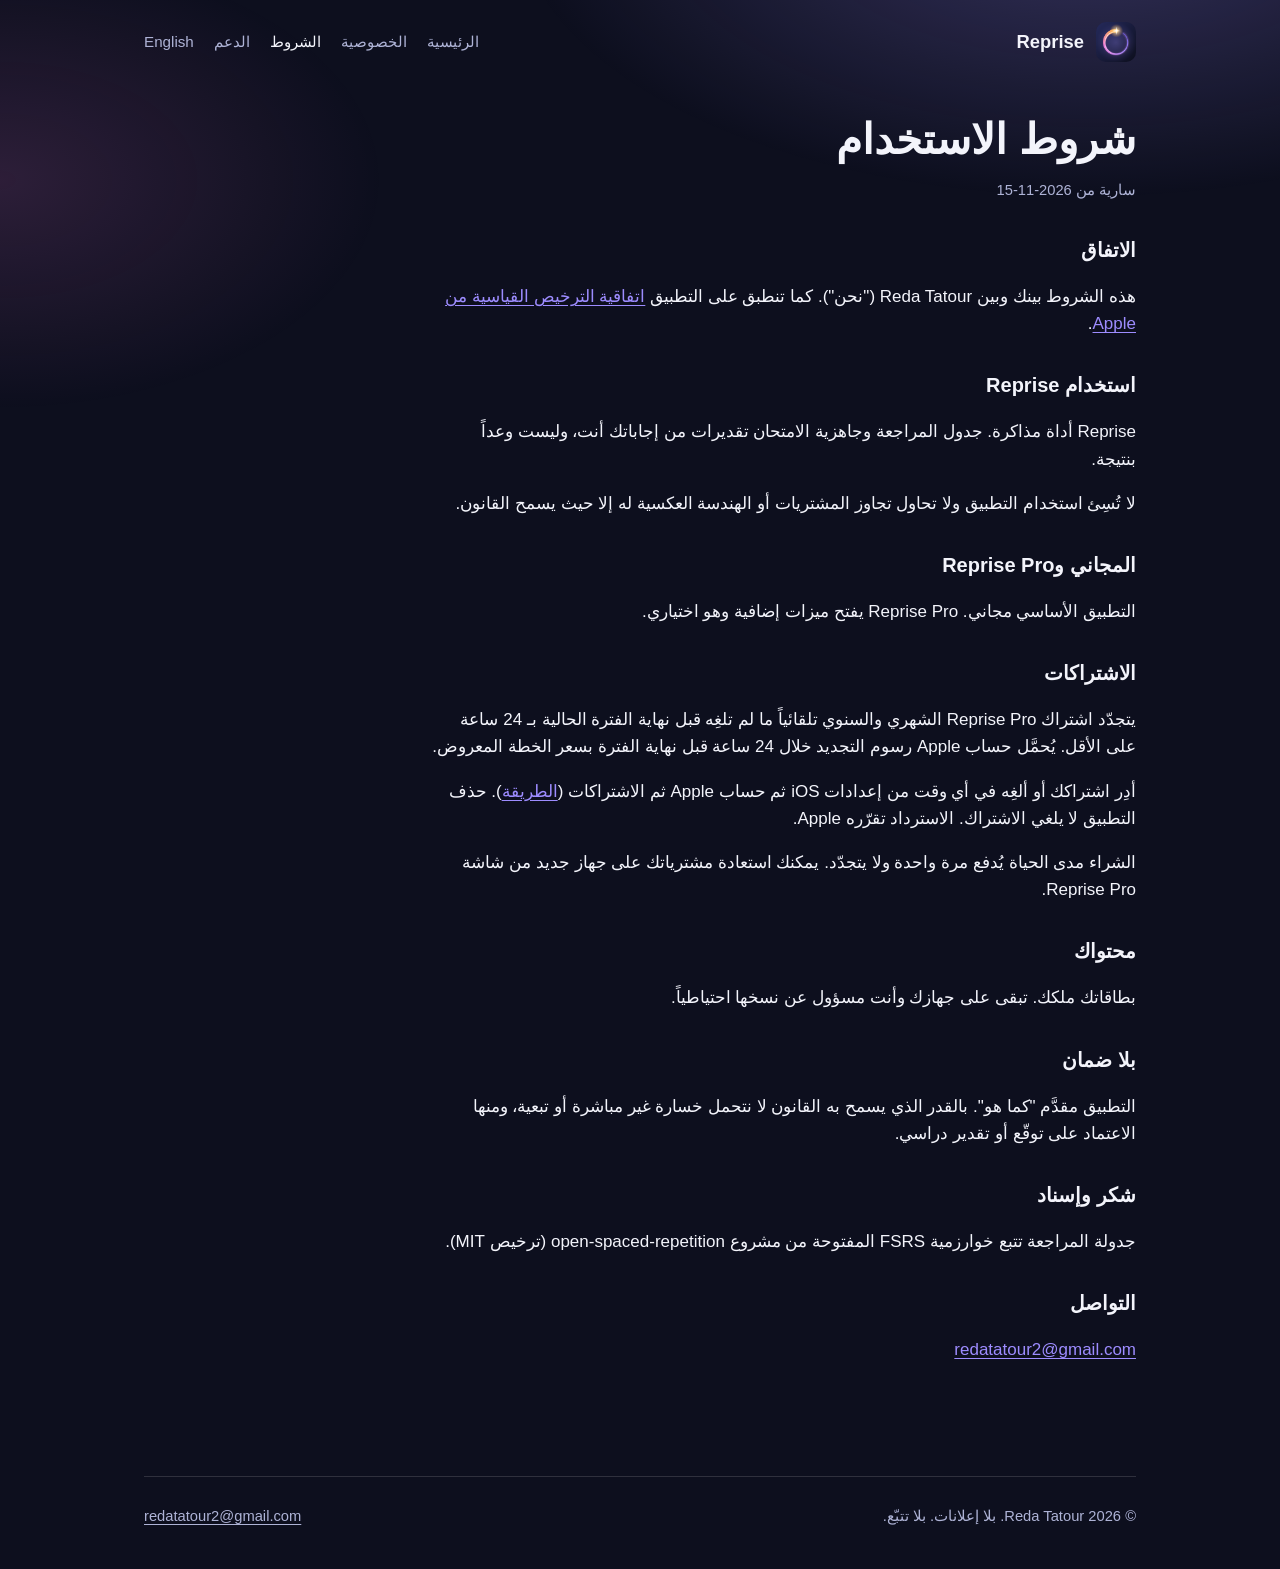
<file: ar/terms.html>
<!doctype html>
<html lang="ar" dir="rtl">
<head>
<meta charset="utf-8">
<meta name="viewport" content="width=device-width, initial-scale=1">
<title>شروط الاستخدام · Reprise</title>
<meta name="description" content="شروط الاستخدام">
<meta name="color-scheme" content="dark">
<link rel="canonical" href="https://redatatour2-oss.github.io/reprise-app/ar/terms.html">
<link rel="alternate" hreflang="en" href="https://redatatour2-oss.github.io/reprise-app/terms.html">
<link rel="alternate" hreflang="ar" href="https://redatatour2-oss.github.io/reprise-app/ar/terms.html">
<link rel="alternate" hreflang="x-default" href="https://redatatour2-oss.github.io/reprise-app/terms.html">
<meta property="og:type" content="website">
<meta property="og:site_name" content="Reprise">
<meta property="og:title" content="شروط الاستخدام · Reprise">
<meta property="og:description" content="شروط الاستخدام">
<meta property="og:url" content="https://redatatour2-oss.github.io/reprise-app/ar/terms.html">
<meta property="og:image" content="https://redatatour2-oss.github.io/reprise-app/icon.png">
<meta property="og:locale" content="ar_AR">
<meta name="twitter:card" content="summary">
<link rel="icon" href="../icon.png">
<link rel="stylesheet" href="../style.css">
</head>
<body>
<div class="wrap">
<header class="top">
<a class="brand" href="index.html"><img src="../icon.png" alt="" width="40" height="40">Reprise</a>
<nav aria-label="Main"><a href="index.html">الرئيسية</a><a href="privacy.html">الخصوصية</a><a href="terms.html" aria-current="page">الشروط</a><a href="support.html">الدعم</a><a href="../terms.html" hreflang="en">English</a></nav>
</header>
<main class="doc"><h1>شروط الاستخدام</h1><p class="meta">سارية من 2026-11-15</p><h2>الاتفاق</h2><p>هذه الشروط بينك وبين Reda Tatour ("نحن"). كما تنطبق على التطبيق <a href="https://www.apple.com/legal/internet-services/itunes/dev/stdeula/">اتفاقية الترخيص القياسية من Apple</a>.</p><h2>استخدام Reprise</h2><p>Reprise أداة مذاكرة. جدول المراجعة وجاهزية الامتحان تقديرات من إجاباتك أنت، وليست وعداً بنتيجة.</p><p>لا تُسِئ استخدام التطبيق ولا تحاول تجاوز المشتريات أو الهندسة العكسية له إلا حيث يسمح القانون.</p><h2>المجاني وReprise Pro</h2><p>التطبيق الأساسي مجاني. Reprise Pro يفتح ميزات إضافية وهو اختياري.</p><h2>الاشتراكات</h2><p>يتجدّد اشتراك Reprise Pro الشهري والسنوي تلقائياً ما لم تلغِه قبل نهاية الفترة الحالية بـ 24 ساعة على الأقل. يُحمَّل حساب Apple رسوم التجديد خلال 24 ساعة قبل نهاية الفترة بسعر الخطة المعروض.</p><p>أدِر اشتراكك أو ألغِه في أي وقت من إعدادات iOS ثم حساب Apple ثم الاشتراكات (<a href="https://support.apple.com/en-us/118428">الطريقة</a>). حذف التطبيق لا يلغي الاشتراك. الاسترداد تقرّره Apple.</p><p>الشراء مدى الحياة يُدفع مرة واحدة ولا يتجدّد. يمكنك استعادة مشترياتك على جهاز جديد من شاشة Reprise Pro.</p><h2>محتواك</h2><p>بطاقاتك ملكك. تبقى على جهازك وأنت مسؤول عن نسخها احتياطياً.</p><h2>بلا ضمان</h2><p>التطبيق مقدَّم "كما هو". بالقدر الذي يسمح به القانون لا نتحمل خسارة غير مباشرة أو تبعية، ومنها الاعتماد على توقّع أو تقدير دراسي.</p><h2>شكر وإسناد</h2><p>جدولة المراجعة تتبع خوارزمية FSRS المفتوحة من مشروع open-spaced-repetition (ترخيص MIT).</p><h2>التواصل</h2><p><a href="mailto:redatatour2@gmail.com">redatatour2@gmail.com</a></p></main>
<footer><span>© 2026 Reda Tatour. بلا إعلانات. بلا تتبّع.</span><span><a href="mailto:redatatour2@gmail.com">redatatour2@gmail.com</a></span></footer>
</div>
</body>
</html>
</file>
<file: style.css>
:root {
  --canvas: #0d0f1e; --surface: #171a30; --raised: #1e2244;
  --text: #f3f4fb; --muted: #aeb3d6; --accent: #9d8cff; --line: rgba(255,255,255,.14);
  --saffron: #ffb547; --orchid: #f07adb; --jade: #43d79c; --azure: #5aa9ff;
}
* { box-sizing: border-box; }
html { -webkit-text-size-adjust: 100%; }
body {
  margin: 0; background: var(--canvas); color: var(--text);
  font: 17px/1.6 -apple-system, BlinkMacSystemFont, "SF Pro Text", "Segoe UI", Roboto, "Noto Sans Arabic", sans-serif;
}
body::before {
  content: ""; position: fixed; inset: 0; z-index: -1; pointer-events: none;
  background: radial-gradient(60rem 30rem at 85% -10%, rgba(157,140,255,.28), transparent 60%),
              radial-gradient(40rem 24rem at 0% 20%, rgba(240,122,219,.14), transparent 60%);
}
a { color: var(--accent); text-underline-offset: 3px; }
a:focus-visible, button:focus-visible { outline: 3px solid var(--accent); outline-offset: 3px; border-radius: 6px; }
.wrap { max-width: 64rem; margin: 0 auto; padding: 0 16px; }
header.top { display: flex; align-items: center; justify-content: space-between; gap: 16px; padding: 20px 0; flex-wrap: wrap; }
.brand { display: flex; align-items: center; gap: 12px; color: var(--text); text-decoration: none; font-weight: 700; font-size: 1.15rem; }
.brand img { width: 40px; height: 40px; border-radius: 10px; }
nav { display: flex; gap: 20px; flex-wrap: wrap; font-size: .95rem; }
nav a { color: var(--muted); text-decoration: none; min-height: 44px; display: inline-flex; align-items: center; }
nav a:hover, nav a[aria-current] { color: var(--text); }
.hero { padding: 56px 0 40px; display: grid; gap: 28px; }
.hero h1 { font-size: clamp(2.2rem, 7vw, 3.8rem); line-height: 1.08; margin: 0; letter-spacing: -.02em; }
.hero h1 em { font-style: normal; background: linear-gradient(100deg, var(--saffron), var(--orchid) 55%, var(--accent)); -webkit-background-clip: text; background-clip: text; color: transparent; }
.hero p.lead { font-size: 1.2rem; color: var(--muted); max-width: 38rem; margin: 0; }
.pill { justify-self: start; display: inline-block; padding: 8px 16px; border: 1px solid var(--line); border-radius: 999px; font-size: .9rem; color: var(--muted); }
.grid { display: grid; gap: 14px; grid-template-columns: repeat(auto-fit, minmax(12.5rem, 1fr)); margin: 24px 0 8px; }
.card { background: var(--surface); border: 1px solid var(--line); border-radius: 20px; padding: 22px; }
.card h3 { margin: 0 0 6px; font-size: 1.05rem; }
.card p { margin: 0; color: var(--muted); font-size: .98rem; }
.dot { width: 10px; height: 10px; border-radius: 50%; display: inline-block; margin-inline-end: 8px; }
section { padding: 36px 0 8px; }
section > h2 { font-size: 1.6rem; margin: 0 0 4px; letter-spacing: -.01em; }
section > p.sub { color: var(--muted); margin: 0 0 12px; max-width: 40rem; }
.tiers { display: grid; gap: 14px; grid-template-columns: repeat(auto-fit, minmax(16rem, 1fr)); }
.tier .name { font-weight: 700; font-size: 1.1rem; }
.tier ul { padding-inline-start: 1.1rem; margin: 10px 0 0; color: var(--muted); font-size: .98rem; }
.doc { max-width: 44rem; padding-bottom: 40px; }
.doc h1 { font-size: clamp(1.9rem, 5vw, 2.6rem); line-height: 1.15; margin: 32px 0 6px; }
.doc h2 { font-size: 1.25rem; margin: 32px 0 6px; }
.doc p, .doc li { color: var(--text); }
.doc .meta { color: var(--muted); font-size: .92rem; }
.note { background: var(--raised); border: 1px solid var(--line); border-radius: 14px; padding: 14px 16px; color: var(--muted); font-size: .95rem; }
footer { margin-top: 56px; padding: 28px 0 40px; border-top: 1px solid var(--line); color: var(--muted); font-size: .92rem; display: flex; gap: 12px 24px; flex-wrap: wrap; justify-content: space-between; }
footer a { color: var(--muted); }
@media (min-width: 52rem) { .hero { padding: 88px 0 56px; } }
</file>
